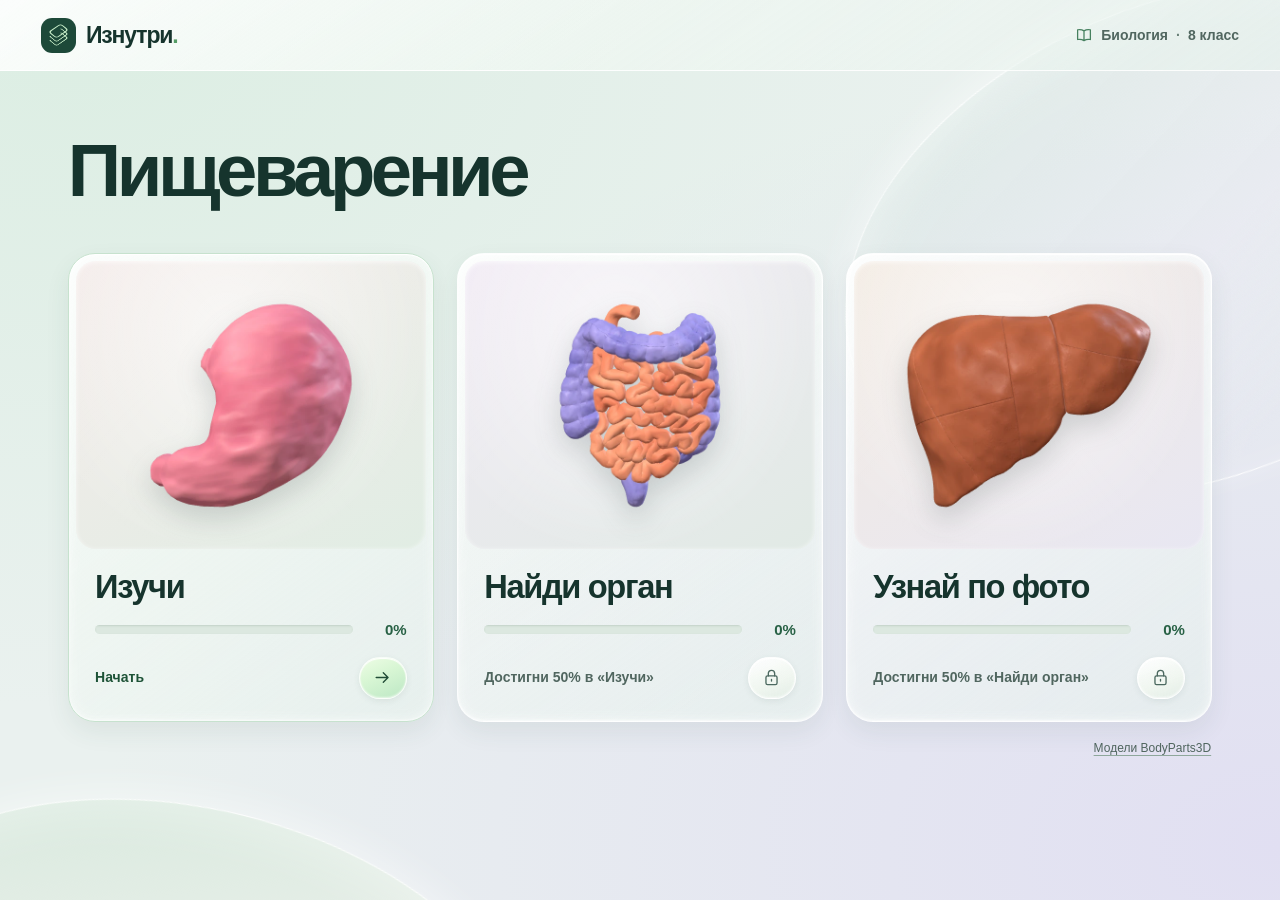
<file: index.html>
<!doctype html>
<html lang="ru">
<head>
  <meta charset="utf-8">
  <meta name="viewport" content="width=device-width, initial-scale=1">
  <meta name="description" content="Уроки о пищеварительной системе для 8 класса.">
  <title>Пищеварение — Изнутри</title>
  <link rel="stylesheet" href="./styles.css?v=phone">
  <link rel="stylesheet" href="./home.css">
  <link rel="stylesheet" href="./study-transition.css">
  <script type="module" src="./home.js"></script>
</head>
<body class="home">
  <svg class="icon-library" xmlns="http://www.w3.org/2000/svg" aria-hidden="true">
    <symbol id="icon-book" viewBox="0 0 24 24"><path d="M12 6.5C9.5 4.8 6.8 4.3 3.5 5v13c3.3-.7 6-.2 8.5 1.5 2.5-1.7 5.2-2.2 8.5-1.5V5c-3.3-.7-6-.2-8.5 1.5Zm0 0v13"/></symbol>
    <symbol id="icon-arrow" viewBox="0 0 24 24"><path d="M4 12h15m-6-6 6 6-6 6"/></symbol>
    <symbol id="icon-lock" viewBox="0 0 24 24"><rect x="5" y="10" width="14" height="11" rx="2"/><path d="M8 10V7a4 4 0 0 1 8 0v3m-4 4.5v2"/></symbol>
  </svg>

  <header class="masthead">
    <div class="masthead-inner">
      <div class="brand"><span class="brand-mark" aria-hidden="true"><i></i><i></i><i></i></span>Изнутри<span class="brand-period">.</span></div>
      <div class="subject"><svg class="icon" aria-hidden="true"><use href="#icon-book"/></svg> Биология <span aria-hidden="true">·</span> 8 класс</div>
    </div>
  </header>

  <main class="home-workspace" aria-labelledby="home-title">
    <h1 id="home-title" data-section-text="sectionTitle">Пищеварение</h1>
    <section id="home-read-error" class="lesson-inactive" aria-label="Ошибка загрузки прогресса" hidden>
      <p role="status">Не удалось обновить сохранённый прогресс.</p>
      <button id="retry-home-progress" class="lesson-button" type="button">Повторить загрузку</button>
    </section>
    <ul class="lesson-grid" aria-label="Уроки">
      <li class="lesson-card study-card" data-status="available">
        <div class="lesson-art"><img src="./assets/lesson-study.webp" data-lesson-image="study" width="700" height="470" alt=""></div>
        <div class="lesson-details">
          <h2 id="study-title" data-section-text="studyTitle">Изучи</h2>
          <div class="lesson-meter">
            <progress id="study-meter" data-lesson-meter="study" max="100" value="0" aria-label="Прогресс урока «Изучи»"></progress>
            <span id="study-percent" aria-hidden="true">0%</span>
          </div>
          <div class="lesson-action">
            <a class="enter-lesson" href="./study.html" data-section-link="study" aria-labelledby="study-action study-title">
              <span id="study-action">Начать</span><span class="action-icon"><svg class="icon" aria-hidden="true"><use href="#icon-arrow"/></svg></span>
            </a>
          </div>
        </div>
      </li>
      <li id="find-card" class="lesson-card find-card" data-status="locked">
        <div class="lesson-art"><img src="./assets/lesson-find.webp" data-lesson-image="find" width="700" height="470" alt=""></div>
        <div class="lesson-details">
          <h2 id="find-title" data-section-text="findTitle">Найди орган</h2>
          <div class="lesson-meter">
            <progress id="find-meter" data-lesson-meter="find" max="100" value="0" aria-label="Прогресс урока «Найди орган»"></progress><span id="find-percent" aria-hidden="true">0%</span>
          </div>
          <div class="lesson-action">
            <div id="find-lock" class="unavailable-lesson">
              <span data-section-text="findLock">Достигни 50% в «Изучи»</span>
              <span class="action-icon"><svg class="icon" aria-hidden="true"><use href="#icon-lock"/></svg></span>
            </div>
            <a id="find-entry" class="enter-lesson" href="./find.html" data-section-link="find" aria-labelledby="find-status find-title" hidden>
              <span id="find-status">Начать</span><span class="action-icon"><svg class="icon" aria-hidden="true"><use href="#icon-arrow"/></svg></span>
            </a>
          </div>
        </div>
      </li>
      <li id="photo-card" class="lesson-card photo-card" data-status="locked">
        <div class="lesson-art"><img src="./assets/lesson-photo.webp" data-lesson-image="photo" width="700" height="470" alt=""></div>
        <div class="lesson-details">
          <h2 id="photo-title" data-section-text="photoTitle">Узнай по фото</h2>
          <div class="lesson-meter">
            <progress id="photo-meter" data-lesson-meter="photo" max="100" value="0" aria-label="Прогресс урока «Узнай по фото»"></progress><span id="photo-percent" aria-hidden="true">0%</span>
          </div>
          <div class="lesson-action">
            <div id="photo-lock" class="unavailable-lesson">
              <span data-section-text="photoLock">Достигни 50% в «Найди орган»</span>
              <span class="action-icon"><svg class="icon" aria-hidden="true"><use href="#icon-lock"/></svg></span>
            </div>
            <a id="photo-entry" class="enter-lesson" href="./photo.html" data-section-link="photo" aria-labelledby="photo-status photo-title" hidden>
              <span id="photo-status">Начать</span><span class="action-icon"><svg class="icon" aria-hidden="true"><use href="#icon-arrow"/></svg></span>
            </a>
          </div>
        </div>
      </li>
    </ul>
    <footer class="footer home-footer"><a href="./assets/ATTRIBUTION.txt">Модели BodyParts3D</a></footer>
  </main>
</body>
</html>
</file>
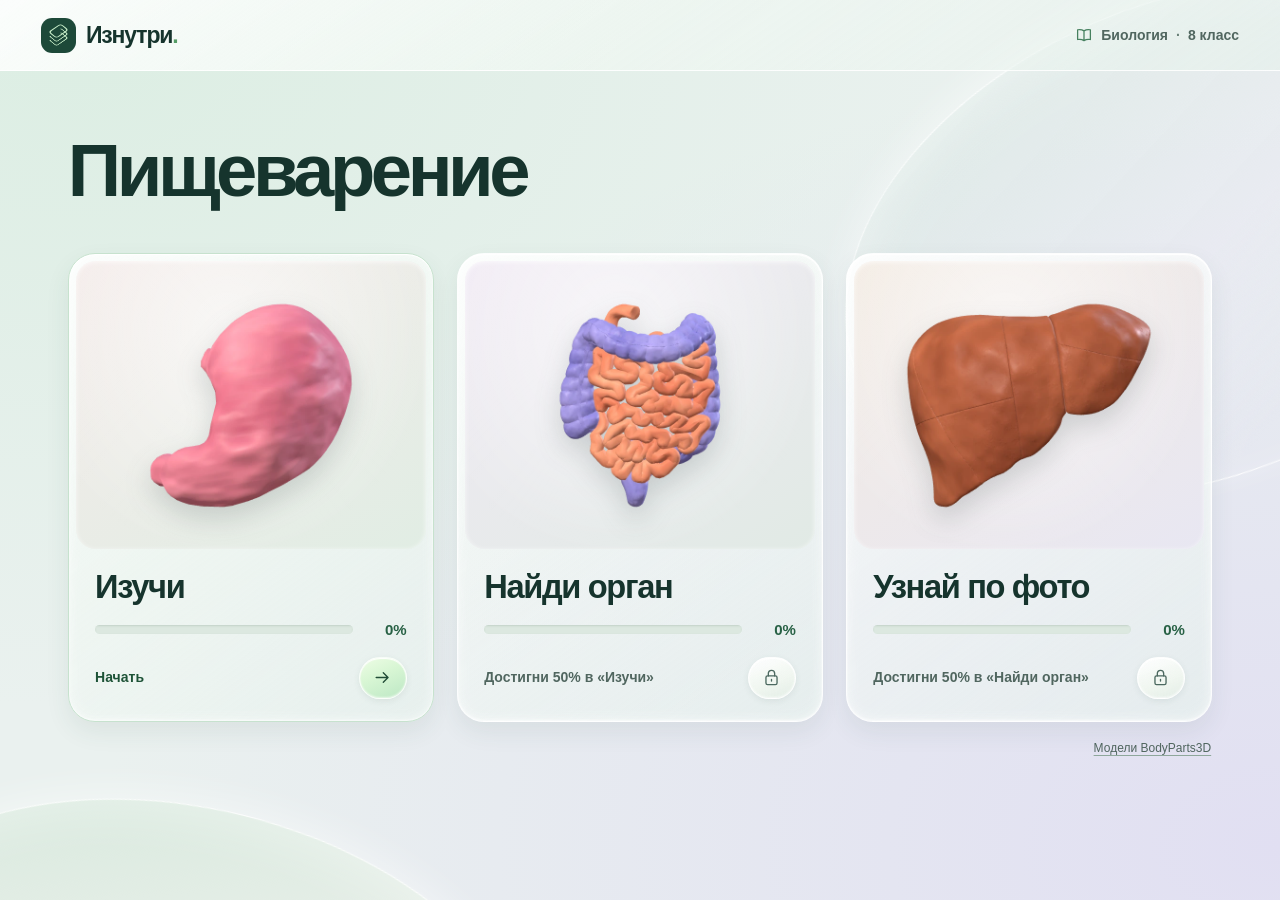
<file: find.html>
<!doctype html>
<html lang="ru">
<head>
  <meta charset="utf-8">
  <meta name="viewport" content="width=device-width, initial-scale=1">
  <meta name="description" content="Интерактивный урок о пищеварительной системе для 8 класса.">
  <title>Найди орган — Изнутри</title>
  <link rel="stylesheet" href="./styles.css?v=phone">
  <link rel="stylesheet" href="./find.css">
  <script type="importmap">
    {"imports":{"three":"./vendor/build/three.module.js","three/addons/":"./vendor/examples/jsm/"}}
  </script>
  <script type="module" src="./app.js"></script>
</head>
<body class="find-lesson">
  <svg class="icon-library" xmlns="http://www.w3.org/2000/svg" aria-hidden="true">
    <symbol id="icon-eye" viewBox="0 0 24 24"><path d="M2.5 12s3.4-6 9.5-6 9.5 6 9.5 6-3.4 6-9.5 6-9.5-6-9.5-6Z"/><circle cx="12" cy="12" r="2.5"/></symbol>
    <symbol id="icon-eye-off" viewBox="0 0 24 24"><path d="m3 3 18 18M10.4 6.1c.5-.1 1-.1 1.6-.1 6.1 0 9.5 6 9.5 6a13 13 0 0 1-2.5 2.9M6.5 7.7A14.1 14.1 0 0 0 2.5 12s3.4 6 9.5 6a10 10 0 0 0 3.9-.8"/></symbol>
    <symbol id="icon-book" viewBox="0 0 24 24"><path d="M12 6.5C9.5 4.8 6.8 4.3 3.5 5v13c3.3-.7 6-.2 8.5 1.5 2.5-1.7 5.2-2.2 8.5-1.5V5c-3.3-.7-6-.2-8.5 1.5Zm0 0v13"/></symbol>
    <symbol id="icon-bone" viewBox="0 0 24 24"><path d="M16.2 4.4a2.5 2.5 0 0 0-3.3 3.3l-5.2 5.2a2.5 2.5 0 1 0-2.9 3.9 2.5 2.5 0 1 0 4.3 1.2l5.2-5.2a2.5 2.5 0 1 0 3.9-2.9 2.5 2.5 0 0 0-2-5.5Z" transform="translate(.3 -1)"/></symbol>
    <symbol id="icon-rotate" viewBox="0 0 24 24"><path d="M20.5 11a8.5 8.5 0 0 0-15-4.5L3 9m0-5v5h5m-4.5 4a8.5 8.5 0 0 0 15 4.5L21 15m-5 0h5v5"/></symbol>
    <symbol id="icon-chevron" viewBox="0 0 24 24"><path d="m9 18 6-6-6-6"/></symbol>
    <symbol id="icon-back" viewBox="0 0 24 24"><path d="M19 12H5m6-6-6 6 6 6"/></symbol>
  </svg>

  <header class="masthead">
    <div class="masthead-inner">
      <div class="brand"><span class="brand-mark" aria-hidden="true"><i></i><i></i><i></i></span>Изнутри<span class="brand-period">.</span></div>
      <div class="subject"><svg class="icon" aria-hidden="true"><use href="#icon-book"/></svg> Биология <span aria-hidden="true">·</span> 8 класс</div>
    </div>
  </header>

  <main class="workspace">
    <section id="lesson-inactive" class="lesson-inactive" aria-label="Тест недоступен" hidden>
      <p role="status"></p>
      <button class="lesson-button" type="button" id="continue-here">Проверить снова</button>
      <a class="lesson-button secondary" href="./" data-section-link="home">К урокам</a>
    </section>
    <div class="layout find-layout" hidden>
      <aside class="panel" aria-labelledby="title">
        <header class="lesson-heading">
          <a class="lessons-link" href="./" data-section-link="home"><svg class="icon" aria-hidden="true"><use href="#icon-back"/></svg>К урокам</a>
          <p class="lesson-topic" data-section-text="sectionTitle">Пищеварение</p>
          <h1 id="title" data-section-text="findTitle">Найди орган</h1>
          <button class="quiz-study-link" type="button" data-study-current>Отложить и открыть «Изучи»</button>
        </header>
        <section class="task-card" aria-labelledby="find-prompt">
          <p id="find-phase" class="find-phase"></p>
          <h2 id="find-prompt" tabindex="-1"></h2>
          <p id="find-attempt" class="find-attempt"></p>
        </section>
        <ul id="organ-list" class="organ-list" aria-label="Видимость органов" data-section-label="findList"></ul>
        <div class="find-response">
          <p id="find-feedback" class="find-feedback" role="status" aria-live="polite"></p>
        </div>
        <section class="progress" aria-labelledby="find-progress-label">
          <div class="progress-heading"><label id="find-progress-label" for="progress">Прогресс урока</label><span id="progress-percent">0%</span></div>
          <progress id="progress" max="6" value="0"></progress>
        </section>
      </aside>

      <section class="viewer" aria-label="Интерактивная 3D-модель">
        <div id="stage" class="stage" aria-busy="true">
          <header class="stage-header">
            <h2 data-section-text="sceneTitle">Органы пищеварения</h2>
          </header>
          <div id="loading" class="loading">
            <p id="loading-message" role="status">Загружаем 3D-модель…</p>
            <button id="retry-model" class="lesson-button secondary" type="button" hidden>Повторить загрузку</button>
          </div>
        </div>
        <div class="viewer-tools">
          <div class="view-controls" role="group" aria-label="Ракурс" hidden>
          </div>
          <div class="context-controls" role="group" aria-label="Слои тела" data-section-label="layerGroup" hidden>
          </div>
        </div>
        <div id="selection" class="selection" hidden>
          <div class="selection-bar">
            <button type="button" id="remove" class="icon-button" aria-label="Убрать с обзора" title="Убрать с обзора"><svg class="icon" aria-hidden="true"><use href="#icon-eye-off"/></svg></button>
            <button type="button" id="confirm-organ" class="lesson-button">Подтвердить</button>
          </div>
        </div>
        <p class="viewer-hint"><svg class="icon" aria-hidden="true"><use href="#icon-rotate"/></svg> <span class="hint-pointer" data-section-text="pointerHint">Потяни мышью, чтобы повернуть торс</span><span class="hint-touch" data-section-text="touchHint">Проведи пальцем по торсу, чтобы повернуть его</span></p>
      </section>
    </div>
    <section id="find-summary" class="find-summary" aria-labelledby="summary-title" hidden>
      <a class="lessons-link" href="./" data-section-link="home"><svg class="icon" aria-hidden="true"><use href="#icon-back"/></svg>К урокам</a>
      <p class="lesson-topic" data-section-text="findTitle">Найди орган</p>
      <h1 id="summary-title" tabindex="-1"></h1>
      <p id="summary-score" class="summary-score" hidden></p>
      <p id="summary-text"></p>
      <p id="summary-saved-score" class="saved-score" hidden>Сохранённый прогресс урока: 100%.</p>
      <ul id="summary-list" class="summary-list" aria-label="Результаты по органам" data-section-label="resultParts" hidden></ul>
      <div class="summary-actions">
        <button type="button" id="start-review" class="lesson-button" hidden>Начать закрепление</button>
        <button type="button" id="repeat-find" class="lesson-button secondary" data-quiz-repeat hidden>Повторить</button>
        <a href="./study.html" data-section-link="study" id="summary-study" class="lesson-button secondary" hidden>Изучить</a>
        <a href="./photo.html" data-section-link="photo" id="summary-next" class="lesson-button" hidden>На следующий урок</a>
      </div>
    </section>
    <footer class="footer"><a href="./assets/ATTRIBUTION.txt">Модели BodyParts3D</a></footer>
  </main>
</body>
</html>
</file>
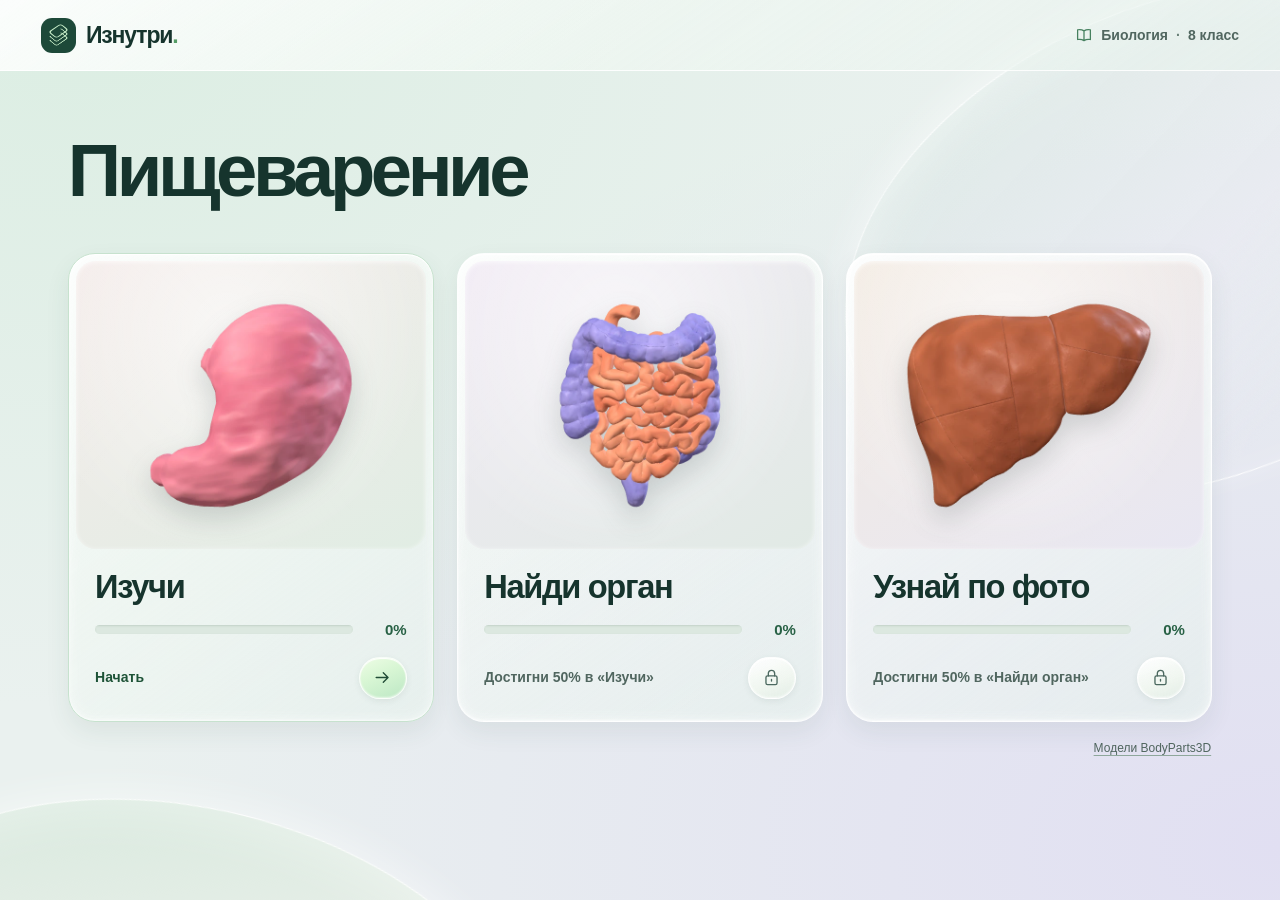
<file: photo.html>
<!doctype html>
<html lang="ru">
<head>
  <meta charset="utf-8">
  <meta name="viewport" content="width=device-width, initial-scale=1, interactive-widget=resizes-content">
  <meta name="description" content="Узнай органы пищеварения по изображениям из 3D-модели.">
  <title>Узнай по фото — Изнутри</title>
  <link rel="stylesheet" href="./styles.css?v=phone">
  <link rel="stylesheet" href="./home.css">
  <link rel="stylesheet" href="./find.css">
  <link rel="stylesheet" href="./photo.css">
  <script type="module" src="./photo-lesson.js"></script>
</head>
<body class="home photo-lesson">
  <svg class="icon-library" xmlns="http://www.w3.org/2000/svg" aria-hidden="true">
    <symbol id="icon-book" viewBox="0 0 24 24"><path d="M12 6.5C9.5 4.8 6.8 4.3 3.5 5v13c3.3-.7 6-.2 8.5 1.5 2.5-1.7 5.2-2.2 8.5-1.5V5c-3.3-.7-6-.2-8.5 1.5Zm0 0v13"/></symbol>
    <symbol id="icon-arrow" viewBox="0 0 24 24"><path d="M4 12h15m-6-6 6 6-6 6"/></symbol>
    <symbol id="icon-back" viewBox="0 0 24 24"><path d="M19 12H5m6-6-6 6 6 6"/></symbol>
  </svg>
  <header class="masthead">
    <div class="masthead-inner">
      <div class="brand"><span class="brand-mark" aria-hidden="true"><i></i><i></i><i></i></span>Изнутри<span class="brand-period">.</span></div>
      <div class="subject"><svg class="icon" aria-hidden="true"><use href="#icon-book"/></svg> Биология <span aria-hidden="true">·</span> 8 класс</div>
    </div>
  </header>

  <main class="workspace photo-workspace" hidden>
    <section id="lesson-inactive" class="lesson-inactive" aria-label="Тест недоступен" hidden>
      <p role="status"></p>
      <button class="lesson-button" type="button" id="continue-here">Проверить снова</button>
      <a class="lesson-button secondary" href="./" data-section-link="home">К урокам</a>
    </section>
    <section id="photo-task" aria-labelledby="photo-title" hidden>
      <header class="photo-heading">
        <div>
          <a class="lessons-link" href="./" data-section-link="home"><svg class="icon" aria-hidden="true"><use href="#icon-back"/></svg>К урокам</a>
          <h1 id="photo-title" data-section-text="photoTitle">Узнай по фото</h1>
          <button class="quiz-study-link" type="button" data-study-current>Отложить и открыть «Изучи»</button>
        </div>
        <div class="photo-progress">
          <p id="photo-phase"></p>
          <label for="photo-progress">Прогресс урока</label>
          <div class="photo-meter">
            <progress id="photo-progress" max="6" value="0"></progress>
            <span id="photo-percent" aria-hidden="true">0%</span>
          </div>
        </div>
      </header>

      <div class="photo-card-content">
        <div class="photo-art">
          <img id="organ-photo" width="700" height="470" alt="Орган для определения" data-section-alt="photoAlt" hidden>
          <div id="photo-load" class="photo-load">
            <p id="photo-load-message" role="status">Загружаем изображение…</p>
            <button id="retry-photo" class="lesson-button secondary" type="button" hidden>Повторить загрузку</button>
          </div>
        </div>
        <form id="photo-form" class="photo-form" autocomplete="off">
          <div class="photo-question">
            <label for="photo-answer" data-section-text="photoQuestion">Как называется этот орган?</label>
            <span id="photo-attempt"></span>
          </div>
          <div class="photo-field">
            <input type="text" id="photo-answer" name="answer" placeholder="Введи название органа…" data-section-placeholder="photoPlaceholder" maxlength="100" autocapitalize="off" autocorrect="off" spellcheck="false" enterkeyhint="send" aria-describedby="photo-attempt" required>
            <button type="submit" id="photo-submit" class="lesson-button photo-submit" aria-label="Проверить ответ">
              <span id="photo-submit-label" hidden>Дальше</span>
              <svg class="icon" aria-hidden="true"><use href="#icon-arrow"/></svg>
            </button>
          </div>
        </form>
        <div class="find-response photo-response">
          <p id="photo-feedback" class="find-feedback" role="status" aria-live="polite"></p>
          <button type="button" id="next-task" class="lesson-button" hidden>Дальше</button>
        </div>
      </div>
    </section>

    <section id="photo-summary" class="find-summary" aria-labelledby="summary-title" hidden>
      <a class="lessons-link" href="./" data-section-link="home"><svg class="icon" aria-hidden="true"><use href="#icon-back"/></svg>К урокам</a>
      <p class="lesson-topic" data-section-text="photoTitle">Узнай по фото</p>
      <h1 id="summary-title" tabindex="-1"></h1>
      <p id="summary-score" class="summary-score" hidden></p>
      <p id="summary-text"></p>
      <p id="summary-saved-score" class="saved-score" hidden>Сохранённый прогресс урока: 100%.</p>
      <ul id="summary-list" class="summary-list" aria-label="Результаты по органам" data-section-label="resultParts" hidden></ul>
      <div class="summary-actions">
        <button type="button" id="start-review" class="lesson-button" hidden>Начать закрепление</button>
        <button type="button" id="repeat-photo" class="lesson-button secondary" data-quiz-repeat hidden>Повторить</button>
        <a href="./study.html" data-section-link="study" id="summary-study" class="lesson-button secondary" hidden>Изучить</a>
      </div>
    </section>
    <footer class="footer"><a href="./assets/ATTRIBUTION.txt">Модели BodyParts3D</a></footer>
  </main>
</body>
</html>
</file>
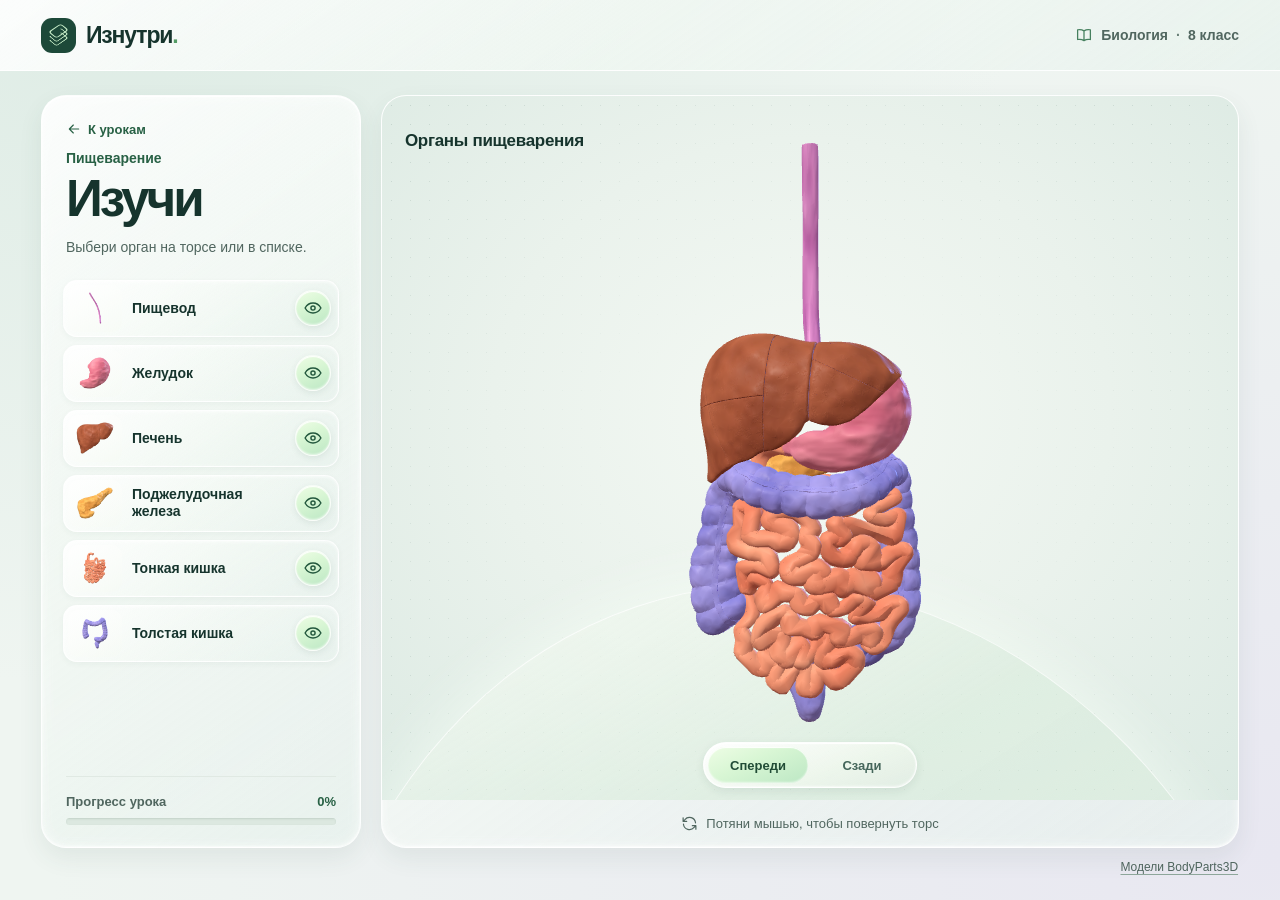
<file: study.html>
<!doctype html>
<html lang="ru">
<head>
  <meta charset="utf-8">
  <meta name="viewport" content="width=device-width, initial-scale=1">
  <meta name="description" content="Интерактивный урок о пищеварительной системе для 8 класса.">
  <title>Изучи — Изнутри</title>
  <link rel="stylesheet" href="./styles.css?v=phone">
  <link rel="stylesheet" href="./study-transition.css">
  <script type="importmap">
    {"imports":{"three":"./vendor/build/three.module.js","three/addons/":"./vendor/examples/jsm/"}}
  </script>
  <script type="module" src="./app.js"></script>
</head>
<body class="study-lesson">
  <svg class="icon-library" xmlns="http://www.w3.org/2000/svg" aria-hidden="true">
    <symbol id="icon-eye" viewBox="0 0 24 24"><path d="M2.5 12s3.4-6 9.5-6 9.5 6 9.5 6-3.4 6-9.5 6-9.5-6-9.5-6Z"/><circle cx="12" cy="12" r="2.5"/></symbol>
    <symbol id="icon-eye-off" viewBox="0 0 24 24"><path d="m3 3 18 18M10.4 6.1c.5-.1 1-.1 1.6-.1 6.1 0 9.5 6 9.5 6a13 13 0 0 1-2.5 2.9M6.5 7.7A14.1 14.1 0 0 0 2.5 12s3.4 6 9.5 6a10 10 0 0 0 3.9-.8"/></symbol>
    <symbol id="icon-info" viewBox="0 0 24 24"><circle cx="12" cy="12" r="9"/><path d="M12 11v5m0-8v.1"/></symbol>
    <symbol id="icon-close" viewBox="0 0 24 24"><path d="m6 6 12 12M18 6 6 18"/></symbol>
    <symbol id="icon-book" viewBox="0 0 24 24"><path d="M12 6.5C9.5 4.8 6.8 4.3 3.5 5v13c3.3-.7 6-.2 8.5 1.5 2.5-1.7 5.2-2.2 8.5-1.5V5c-3.3-.7-6-.2-8.5 1.5Zm0 0v13"/></symbol>
    <symbol id="icon-bone" viewBox="0 0 24 24"><path d="M16.2 4.4a2.5 2.5 0 0 0-3.3 3.3l-5.2 5.2a2.5 2.5 0 1 0-2.9 3.9 2.5 2.5 0 1 0 4.3 1.2l5.2-5.2a2.5 2.5 0 1 0 3.9-2.9 2.5 2.5 0 0 0-2-5.5Z" transform="translate(.3 -1)"/></symbol>
    <symbol id="icon-rotate" viewBox="0 0 24 24"><path d="M20.5 11a8.5 8.5 0 0 0-15-4.5L3 9m0-5v5h5m-4.5 4a8.5 8.5 0 0 0 15 4.5L21 15m-5 0h5v5"/></symbol>
    <symbol id="icon-chevron" viewBox="0 0 24 24"><path d="m9 18 6-6-6-6"/></symbol>
    <symbol id="icon-back" viewBox="0 0 24 24"><path d="M19 12H5m6-6-6 6 6 6"/></symbol>
  </svg>

  <header class="masthead">
    <div class="masthead-inner">
      <div class="brand"><span class="brand-mark" aria-hidden="true"><i></i><i></i><i></i></span>Изнутри<span class="brand-period">.</span></div>
      <div class="subject"><svg class="icon" aria-hidden="true"><use href="#icon-book"/></svg> Биология <span aria-hidden="true">·</span> 8 класс</div>
    </div>
  </header>

  <main class="workspace">
    <div class="layout">
      <aside class="panel" aria-labelledby="title">
        <header class="lesson-heading">
          <a class="lessons-link" href="./" data-section-link="home"><svg class="icon" aria-hidden="true"><use href="#icon-back"/></svg>К урокам</a>
          <p class="lesson-topic" data-section-text="sectionTitle">Пищеварение</p>
          <h1 id="title" data-section-text="studyTitle">Изучи</h1>
          <p class="lesson-instruction" data-section-text="studyInstruction">Выбери орган на торсе или в списке.</p>
        </header>
        <ul id="organ-list" class="organ-list" aria-label="Органы пищеварения" data-section-label="studyList"></ul>
        <section class="progress" aria-label="Прогресс урока">
          <div class="progress-heading"><label for="progress">Прогресс урока</label><span id="progress-percent">0%</span></div>
          <progress id="progress" max="12" value="0" aria-valuetext="0 из 12 отметок"></progress>
        </section>
      </aside>

      <section class="viewer" aria-label="Интерактивная 3D-модель">
        <div id="stage" class="stage" aria-busy="true" data-model-loading>
          <header class="stage-header">
            <h2 data-section-text="sceneTitle">Органы пищеварения</h2>
          </header>
          <div class="study-preview" aria-hidden="true">
            <img src="./assets/lesson-study.webp" data-lesson-image="study" width="700" height="470" alt="">
          </div>
          <div id="loading" class="loading">
            <p id="loading-message" role="status">Загружаем 3D-модель…</p>
            <button id="retry-model" class="lesson-button secondary" type="button" hidden>Повторить загрузку</button>
          </div>
        </div>
        <div class="viewer-tools">
          <div class="view-controls" role="group" aria-label="Ракурс" hidden>
          </div>
          <div class="context-controls" role="group" aria-label="Слои тела" data-section-label="layerGroup" hidden>
          </div>
        </div>
        <div id="selection" class="selection" hidden>
          <div class="selection-bar">
            <span id="selection-name" class="selection-name" aria-live="polite"></span>
            <button type="button" id="remove" class="icon-button" aria-label="Убрать с обзора" title="Убрать с обзора"><svg class="icon" aria-hidden="true"><use href="#icon-eye-off"/></svg></button>
            <button type="button" id="info" class="icon-button" aria-label="Открыть справку" aria-controls="reference" aria-expanded="false" title="Открыть справку"><svg class="icon" aria-hidden="true"><use href="#icon-info"/></svg></button>
          </div>
          <section id="reference" class="reference" aria-labelledby="reference-title" hidden>
            <div class="reference-heading">
              <h3 id="reference-title"></h3>
              <button type="button" id="close-info" class="icon-button" aria-label="Закрыть справку" title="Закрыть справку"><svg class="icon" aria-hidden="true"><use href="#icon-close"/></svg></button>
            </div>
            <p id="reference-location"></p>
            <p id="reference-function"></p>
          </section>
        </div>
        <p class="viewer-hint"><svg class="icon" aria-hidden="true"><use href="#icon-rotate"/></svg> <span class="hint-pointer" data-section-text="pointerHint">Потяни мышью, чтобы повернуть торс</span><span class="hint-touch" data-section-text="touchHint">Проведи пальцем по торсу, чтобы повернуть его</span></p>
      </section>
    </div>
    <footer class="footer"><a href="./assets/ATTRIBUTION.txt">Модели BodyParts3D</a></footer>
  </main>
</body>
</html>
</file>
<file: styles.css>
:root {
  color-scheme: light;
  font-family: "Inter", "Segoe UI", sans-serif;
  color: #16342d;
  background: #f4f7f4;
  font-synthesis: none;
  --ink: #16342d;
  --muted: #50665f;
  --line: #e0e9e3;
  --green: #286145;
  --glass-rim: #ffffffd9;
  --glass-panel: linear-gradient(145deg, #ffffffe0 0%, #f7fcf777 49%, #e6f1ecb0 100%);
  --glass-control: linear-gradient(160deg, #ffffffeb 5%, #f3f9f0b8 59%, #e2ede4ce 100%);
  --glass-active: linear-gradient(155deg, #eefde5 0%, #d8f6d4 42%, #bce7c4 100%);
  --glass-edge: inset 0 1px 1px #fff, inset 0 -1px 2px #ffffff9c;
  --glass-shadow: var(--glass-edge), inset 0 0 12px #ffffff9c, 0 10px 24px #34584815;
}

* { box-sizing: border-box; }
body { margin: 0; min-width: 300px; min-height: 100svh; background: radial-gradient(ellipse at 10% 0%, #deece5, transparent 54%), radial-gradient(ellipse at 100% 95%, #e8e7f1, transparent 68%), #eff5f1; }
button { color: inherit; font: inherit; cursor: pointer; }
button:disabled { cursor: default; }
button:focus-visible, a:focus-visible { outline: 3px solid #377a53; outline-offset: 2px; }
[hidden] { display: none !important; }
.icon-library { position: absolute; width: 0; height: 0; overflow: hidden; }
.icon { flex: none; width: 20px; height: 20px; fill: none; stroke: currentColor; stroke-width: 1.7; stroke-linecap: round; stroke-linejoin: round; }

.masthead { border-bottom: 1px solid var(--glass-rim); background: var(--glass-panel); }
.masthead-inner, .workspace { max-width: 1540px; margin-inline: auto; padding-inline: clamp(22px, 3.2vw, 48px); }
.masthead-inner { min-height: 70px; display: flex; align-items: center; justify-content: space-between; gap: 16px; }
.brand { display: flex; align-items: center; font-size: 23px; font-weight: 740; letter-spacing: -.05em; }
.brand-period { color: #559d66; }
.brand-mark { position: relative; display: grid; place-items: center; width: 35px; height: 35px; margin-right: 10px; border-radius: 11px; background: #1d4939; }
.brand-mark i { position: absolute; width: 15px; height: 10px; border: 1.35px solid #cbf0cb; border-radius: 3px; transform: translateY(-4px) rotate(-34deg) skewX(17deg); }
.brand-mark i:nth-child(2) { transform: translateY(0) rotate(-34deg) skewX(17deg); border-top-color: transparent; }
.brand-mark i:nth-child(3) { transform: translateY(4px) rotate(-34deg) skewX(17deg); border-top-color: transparent; }
.subject { display: flex; align-items: center; gap: 8px; color: var(--muted); font-size: 14px; font-weight: 600; }
.subject .icon { color: #46805f; width: 18px; height: 18px; }
.subject span { color: #698077; }

.workspace { padding-top: 24px; }
.layout { display: grid; grid-template-columns: minmax(278px, 320px) minmax(0, 1fr); gap: 20px; min-height: clamp(663px, calc(100svh - 147px), 880px); }
.panel, .viewer { min-width: 0; border: 1px solid var(--glass-rim); border-radius: 25px; background: var(--glass-panel); box-shadow: var(--glass-shadow); }
.panel { display: flex; flex-direction: column; padding: 25px 21px 22px; }
.lesson-heading { margin: 0 3px 22px; }
.lessons-link { display: inline-flex; align-items: center; gap: 6px; margin: 0 0 13px; color: var(--green); font-size: 13px; font-weight: 650; text-decoration: none; }
.lessons-link:hover { text-decoration: underline; text-underline-offset: 3px; }
.lessons-link .icon { width: 16px; height: 16px; }
.quiz-study-link { display: block; width: fit-content; margin-top: 7px; padding: 5px 0; border: 0; background: transparent; color: var(--green); font-size: 13px; font-weight: 650; text-align: left; }
.quiz-study-link:hover { text-decoration: underline; text-underline-offset: 3px; }
.lesson-topic { margin: 0 0 7px; color: var(--green); font-size: 14px; font-weight: 700; }
h1 { margin: 0; font-size: clamp(42px, 4vw, 55px); font-weight: 750; line-height: 1; letter-spacing: -.058em; }
.lesson-instruction { margin: 13px 0 0; color: var(--muted); font-size: 14px; line-height: 1.45; }
.organ-list { display: grid; gap: 8px; margin: 0 0 21px; padding: 0; list-style: none; }
.organ-row { display: flex; align-items: center; gap: 6px; min-height: 57px; padding: 3px 7px 3px 4px; border: 1px solid var(--glass-rim); border-radius: 14px; background: var(--glass-panel); box-shadow: inset 0 1px 3px #ffffffad, 0 2px 6px #3458480c; }
.organ-row:hover { background: #edf4eb; }
.organ-row[data-selected="true"] { border-color: #93c9a0; background: linear-gradient(155deg, #f7fff1, #d4eddb); }
.organ-pick { display: flex; flex: 1; align-items: center; align-self: stretch; gap: 10px; min-width: 0; padding: 0; border: 0; border-radius: 9px; background: transparent; text-align: left; font-size: 14px; line-height: 1.2; font-weight: 670; }
.organ-preview { display: grid; flex: none; width: 54px; min-height: 47px; place-items: center; border-radius: 10px; background: linear-gradient(155deg, #ffffffa8, #f5faf157); }
.organ-preview img { width: 50px; height: 44px; object-fit: contain; }
.organ-row[data-removed="true"] .organ-pick { color: #597067; }
.organ-row[data-removed="true"] img { opacity: .45; }
.icon-button { display: grid; flex: none; width: 36px; height: 36px; padding: 0; place-items: center; border: 1px solid var(--glass-rim); border-radius: 50%; background: var(--glass-control); box-shadow: var(--glass-edge), 0 2px 6px #34584818; color: var(--green); }
.icon-button:hover, .icon-button[aria-expanded="true"] { background: #deefdf; }
.visibility { background: var(--glass-active); color: #23573d; }
.visibility:hover { background: #bee9c5; }
.organ-row[data-removed="true"] .visibility { background: var(--glass-control); color: #557168; }
.organ-row[data-removed="true"] .visibility:hover { background: #e8f3e9; }
.progress { margin: auto 3px 0; padding-top: 17px; border-top: 1px solid var(--line); }
.progress-heading { display: flex; align-items: center; justify-content: space-between; gap: 12px; margin-bottom: 9px; font-size: 13px; font-weight: 600; color: var(--muted); }
#progress-percent { color: var(--green); font-weight: 750; font-variant-numeric: tabular-nums; }
progress { display: block; width: 100%; height: 7px; overflow: hidden; border: 0; border-radius: 99px; background: #dce8e0; accent-color: #559963; }
progress::-webkit-progress-bar { background: #dce8e0; box-shadow: inset 0 1px 2px #4265512a; }
progress::-webkit-progress-value { border-radius: 99px; background: linear-gradient(180deg, #9ed2a6, #559963); }
progress::-moz-progress-bar { border-radius: 99px; background: linear-gradient(180deg, #9ed2a6, #559963); }

.viewer { --viewer-hint-height: 47px; --viewer-edge: 23px; position: relative; display: grid; grid-template-rows: 1fr auto; overflow: hidden; }
.stage { position: relative; isolation: isolate; min-height: 0; overflow: clip; background: radial-gradient(ellipse at 49% 45%, #f3f8f3 4%, #eaf2ec 50%, #dceae3 100%); }
.stage::before, .stage::after { position: absolute; inset: 0; pointer-events: none; content: ""; z-index: -1; }
.stage::before { background: radial-gradient(#55766b30 .7px, transparent 1px) 0 0 / 19px 19px; mask-image: radial-gradient(ellipse at center, #0000 28%, #000 95%); }
.stage::after { inset: auto 50% -142%; width: 118%; height: 173%; border-radius: 50%; transform: translateX(-50%) rotate(-12deg); border: 1px solid #ffffffb5; background: linear-gradient(160deg, #f7fcf491 5%, #d2ebd560 28%, #e6f4e364 60%); box-shadow: 0 -8px 55px #f5fff68a; }
.stage canvas { position: absolute; inset: 0; display: block; width: 100%; height: 100%; cursor: grab; touch-action: none; }
.stage canvas:active { cursor: grabbing; }
.stage-header { position: absolute; z-index: 1; top: 22px; left: var(--viewer-edge); display: flex; align-items: center; min-height: 45px; pointer-events: none; }
.stage-header h2 { margin: 0; font-size: 17px; font-weight: 700; letter-spacing: -.018em; }
.context-controls, .view-controls { display: flex; gap: 4px; padding: 4px; border: 1px solid var(--glass-rim); border-radius: 999px; background: var(--glass-control); box-shadow: var(--glass-edge), 0 3px 10px #20463516; pointer-events: auto; }
.viewer-tools { display: contents; }
.context-controls { position: absolute; z-index: 1; top: 22px; right: var(--viewer-edge); }
.context-controls button, .view-controls button { display: flex; justify-content: center; align-items: center; gap: 6px; min-height: 35px; padding: 0 11px; border: 0; border-radius: 999px; background: transparent; color: #45665b; font-size: 13px; font-weight: 660; }
.context-controls .icon { width: 15px; height: 15px; }
.context-controls button:hover, .view-controls button:hover { background: #edf5ed; }
.context-controls button[aria-pressed="true"], .view-controls button[aria-pressed="true"] { background: var(--glass-active); box-shadow: var(--glass-edge); color: #214c36; }
.view-controls { position: absolute; z-index: 1; bottom: calc(var(--viewer-hint-height) + 12px); left: 50%; transform: translateX(-50%); }
.view-controls button { min-width: 100px; min-height: 36px; }
.viewer-hint { display: flex; align-items: center; justify-content: center; gap: 8px; margin: 0; min-height: var(--viewer-hint-height); padding: 8px 12px; text-align: center; color: var(--muted); font-size: 13px; }
.viewer-hint .icon { width: 17px; height: 17px; }
.hint-touch { display: none; }
.loading { position: absolute; inset: 50% 20px auto; transform: translateY(-50%); text-align: center; color: var(--muted); }
.loading p { margin: 0; }
.loading button { margin-top: 10px; }
.context-warning { margin: 0; padding: 5px 9px; color: var(--muted); font-size: 12px; }

.selection { position: absolute; z-index: 2; top: calc(24% - var(--viewer-hint-height) * .24); right: 22px; display: grid; gap: 8px; width: min(260px, 34%); }
.selection-bar, .reference { border: 1px solid var(--glass-rim); border-radius: 19px; background: var(--glass-control); box-shadow: var(--glass-shadow); }
.selection-bar { -webkit-backdrop-filter: blur(12px) saturate(1.18); backdrop-filter: blur(12px) saturate(1.18); }
.selection-bar { display: flex; align-items: center; gap: 5px; min-height: 49px; padding: 5px; }
.selection-name { flex: 1; padding-left: 6px; font-size: 13px; line-height: 1.22; font-weight: 730; }
.selection .icon-button { width: 34px; height: 34px; }
.reference { padding: 14px 15px 15px; }
.reference-heading { display: flex; align-items: flex-start; justify-content: space-between; gap: 4px; }
.reference-heading h3 { margin: 3px 0 0; font-size: 19px; line-height: 1.17; letter-spacing: -.024em; }
.reference-heading .icon-button { width: 29px; height: 29px; }
.reference-heading .icon { width: 17px; height: 17px; }
.reference p { color: #405b50; margin: 9px 0 0; font-size: 14px; line-height: 1.5; }
.footer { display: flex; justify-content: flex-end; padding: 12px 1px 15px; font-size: 12px; color: var(--muted); }
.footer a { color: inherit; text-decoration-color: #8ea79b; text-underline-offset: 3px; }

@media (max-width: 1080px) {
  .layout { gap: 14px; }
  .panel { padding-inline: 16px; }
  .selection { right: 11px; width: min(218px, 39%); }
  .viewer { --viewer-edge: 16px; }
}

@media (min-width: 761px) and (max-height: 800px) {
  .masthead-inner { min-height: 58px; }
  .workspace { padding-top: 16px; }
  .layout { min-height: max(585px, calc(100svh - 108px)); }
  .panel { padding-block: 18px 17px; }
  .lesson-heading { margin-bottom: 17px; }
  .lesson-instruction { margin-top: 9px; }
  h1 { font-size: 46px; }
  .organ-list { gap: 6px; margin-bottom: 15px; }
  .organ-row { min-height: 51px; }
  .organ-preview { min-height: 42px; }
  .organ-preview img { height: 40px; }
  .progress { padding-top: 12px; }
  .viewer { --viewer-hint-height: 41px; }
  .footer { padding-block: 9px; }
}

.lesson-inactive, .progress-notice {
  display: flex;
  align-items: center;
  justify-content: space-between;
  gap: 12px;
  margin-bottom: 12px;
  padding: 10px 14px;
  border: 1px solid #c9dfce;
  border-radius: 14px;
  background: #f2f8f0;
}
.lesson-inactive p, .progress-notice p { margin: 0; color: var(--muted); font-size: 14px; }
.progress-notice {
  position: sticky;
  top: 8px;
  z-index: 3;
  flex-wrap: wrap;
  border-color: #e3c69c;
  background: linear-gradient(155deg, #fffbf3, #f9ebd6);
  box-shadow: var(--glass-shadow);
}
.progress-notice p { color: #694924; }
.progress-notice-status {
  position: absolute;
  width: 1px;
  height: 1px;
  overflow: hidden;
  clip-path: inset(50%);
}
.lesson-button {
  display: inline-flex;
  align-items: center;
  justify-content: center;
  min-height: 38px;
  padding: 8px 13px;
  border: 1px solid #badebf;
  border-radius: 999px;
  background: var(--glass-active);
  box-shadow: var(--glass-edge);
  color: #204f36;
  text-decoration: none;
  font: inherit;
  font-size: 13px;
  font-weight: 720;
}
.lesson-button:hover { background: #bee9c5; }
.lesson-button:disabled, .icon-button:disabled { opacity: .57; cursor: default; }
.lesson-button.secondary { border-color: var(--glass-rim); background: var(--glass-control); }
.lesson-button.secondary:hover { background: #e4efe3; }

@media (prefers-reduced-motion: no-preference) {
  .stage canvas, .photo-art img, .find-feedback:not(:empty) {
    animation: lesson-fade-in 180ms ease-out both;
  }
  .selection-bar, .reference, .find-summary {
    animation: lesson-reveal 200ms ease-out both;
  }
  .lesson-button, .icon-button, .view-controls button, .context-controls button, .organ-row, .lesson-card {
    transition: color 150ms ease, border-color 150ms ease, box-shadow 150ms ease, opacity 150ms ease;
  }
  .organ-preview img { transition: opacity 150ms ease; }
}

@keyframes lesson-fade-in {
  from { opacity: 0; }
}

@keyframes lesson-reveal {
  from { opacity: 0; translate: 0 5px; }
}

@media (pointer: coarse) {
  .hint-pointer { display: none; }
  .hint-touch { display: inline; }
}

@media (max-width: 760px) {
  button, a { touch-action: manipulation; }
  .masthead-inner { min-height: 54px; gap: 8px; }
  .masthead-inner, .workspace { padding-inline: 12px; }
  .brand { font-size: 21px; }
  .brand-mark { width: 31px; height: 31px; margin-right: 7px; }
  .subject { gap: 5px; font-size: 12px; }
  .subject .icon { width: 15px; height: 15px; }
  .workspace { padding-top: 10px; }
  .layout { display: flex; flex-direction: column; gap: 10px; min-height: 0; }
  .layout .panel { display: contents; }
  .layout .lesson-heading { display: grid; grid-template-columns: minmax(0, 1fr) auto; gap: 3px 8px; margin: 0 2px; }
  .lesson-heading .lessons-link { grid-area: 1 / 2 / span 2; align-self: center; min-height: 44px; margin: 0; padding: 0 10px; border: 1px solid var(--glass-rim); border-radius: 999px; background: var(--glass-control); box-shadow: var(--glass-edge), 0 2px 8px #34584818; }
  .lesson-heading .lesson-topic { grid-area: 1 / 1; margin: 0; font-size: 12px; }
  .layout .lesson-heading h1 { grid-area: 2 / 1; font-size: clamp(32px, 8vw, 40px); }
  .lesson-instruction { grid-column: 1 / -1; margin: 3px 0 0; font-size: 13px; }
  .viewer { --viewer-hint-height: 30px; display: flex; flex-direction: column; order: 2; border-radius: 20px; }
  .stage { flex: none; height: clamp(260px, 42svh, 398px); }
  .stage-header, .hint-pointer { display: none; }
  .hint-touch { display: inline; }
  .viewer-hint { padding: 3px 8px 6px; font-size: 12px; }
  .viewer-tools { display: flex; flex-wrap: wrap; justify-content: space-between; gap: 4px; padding: 5px 6px 3px; }
  .context-controls, .view-controls { position: static; flex: 1 0 auto; justify-content: center; gap: 2px; padding: 2px; transform: none; }
  .context-controls button, .view-controls button { flex: 1; min-width: 44px; min-height: 44px; padding-inline: 6px; font-size: 12px; }
  .context-controls .icon { width: 13px; height: 13px; }
  .selection { position: static; width: auto; }
  .selection-bar { position: absolute; z-index: 2; top: 8px; right: 8px; display: grid; grid-template-columns: repeat(2, minmax(0, 1fr)); justify-items: center; gap: 4px; width: clamp(111px, 30vw, 131px); padding: 5px; }
  .selection .icon-button, .organ-list .visibility { width: 44px; height: 44px; }
  .selection-name { grid-column: 1 / -1; width: 100%; padding: 3px 0 1px; font-size: 12px; text-align: center; overflow-wrap: anywhere; }
  .reference { margin: 3px 6px; padding: 9px 12px 12px; }
  .reference-heading { align-items: center; }
  .reference p { margin-top: 4px; }
  .layout .organ-list { grid-template-columns: repeat(3, minmax(0, 1fr)); order: 4; gap: 6px; margin: 0; }
  .study-lesson .organ-row { position: relative; min-height: 77px; padding: 4px; }
  .study-lesson .organ-pick { flex-direction: column; align-items: flex-start; gap: 4px; padding: 0 2px 2px; font-size: 12px; }
  .study-lesson .organ-preview { width: clamp(30px, calc(100% - 46px), 49px); min-height: 44px; }
  .study-lesson .organ-preview img { max-width: 100%; height: 38px; }
  .study-lesson .organ-name { max-width: 100%; overflow-wrap: anywhere; hyphens: auto; }
  .study-lesson .visibility { position: absolute; top: 4px; right: 4px; }
  .layout .progress { order: 5; margin: 0 2px; padding-top: 9px; }
  .progress-heading { margin-bottom: 6px; }
  .lesson-inactive { flex-wrap: wrap; }
  .quiz-study-link { min-height: 44px; margin-top: 0; }
  .lesson-button { min-height: 44px; }
  .footer { padding-block: 8px 13px; }
}
</file>
<file: home.css>
.home {
  isolation: isolate;
  position: relative;
  min-height: 100svh;
  background:
    radial-gradient(ellipse at 6% 3%, #dceee3, transparent 55%),
    radial-gradient(ellipse at 100% 94%, #e1dff2, transparent 65%),
    #eaf1ef;
}
.home::before, .home::after {
  content: "";
  position: fixed;
  z-index: -1;
  pointer-events: none;
  width: 57vw;
  height: 37vw;
  border: 1px solid #ffffffe0;
  border-radius: 50%;
  box-shadow: inset 0 14px 48px #ffffff57, 0 -9px 35px #ffffff65;
}
.home::before { top: 0; right: -22vw; transform: rotate(-22deg); background: linear-gradient(155deg, #d0e5db7d, #e9e8f382 53%, transparent 75%); }
.home::after { bottom: -30vw; left: -14vw; transform: rotate(14deg); background: linear-gradient(161deg, #d4e8db, #eef1ed 52%); }
.home-workspace { max-width: 1370px; margin-inline: auto; padding: clamp(34px, 7vh, 80px) clamp(24px, 5.3vw, 76px) 0; }
.home-workspace h1 { margin: 0 0 clamp(25px, 5vh, 53px); font-size: clamp(42px, 5.8vw, 78px); letter-spacing: -.06em; }
.lesson-grid { display: grid; grid-template-columns: repeat(3, minmax(0, 1fr)); gap: clamp(12px, 1.8vw, 25px); margin: 0; padding: 0; list-style: none; }
.lesson-card {
  --art-light: #f4ebe9;
  --art-shade: #e1ede4;
  position: relative;
  display: flex;
  flex-direction: column;
  min-width: 0;
  overflow: hidden;
  border: 1px solid var(--glass-rim);
  border-radius: 27px;
  background: var(--glass-panel);
  box-shadow: var(--glass-shadow);
}
.lesson-card[data-status="available"] { border-color: #c7e2ce; }
.lesson-card:has(.enter-lesson:not([hidden])):is(:hover, :focus-within) { border-color: #79ad85; box-shadow: var(--glass-edge), 0 18px 34px #25483d21; }
.find-card { --art-light: #f1eaf4; --art-shade: #e1eae5; }
.photo-card { --art-light: #f3ebe2; --art-shade: #e8e7f2; }
.lesson-art {
  display: grid;
  place-items: center;
  height: clamp(184px, 32vh, 300px);
  margin: 7px 7px 0;
  overflow: hidden;
  border-radius: 20px;
  background: radial-gradient(ellipse at 43% 24%, #fff9, transparent 73%), linear-gradient(148deg, var(--art-light), var(--art-shade));
  box-shadow: inset 0 1px 5px #ffffffb8;
}
.lesson-art img { display: block; width: 95%; height: 90%; object-fit: contain; filter: drop-shadow(0 12px 13px #39474532); }
.lesson-details { display: flex; flex: 1; flex-direction: column; padding: 20px clamp(16px, 2.05vw, 29px) 22px; }
.lesson-details h2 { margin: 0 0 16px; font-size: clamp(22px, 2.55vw, 35px); line-height: 1.1; letter-spacing: -.041em; }
.lesson-meter { display: grid; grid-template-columns: 1fr 44px; align-items: center; gap: 10px; margin-bottom: 18px; }
.lesson-meter progress { height: 9px; background: #e6ede7; }
.lesson-meter span { color: var(--green); text-align: right; font-size: 15px; font-weight: 750; font-variant-numeric: tabular-nums; }
.lesson-action { margin-top: auto; min-height: 43px; }
.enter-lesson, .unavailable-lesson { display: flex; align-items: center; justify-content: space-between; gap: 7px; min-height: 43px; font-size: 14px; line-height: 1.25; }
.enter-lesson { width: 100%; color: #1e5337; font-weight: 750; text-decoration: none; }
.enter-lesson::before { content: ""; position: absolute; inset: 0; }
.enter-lesson:focus-visible { outline: none; }
.enter-lesson:focus-visible::before { outline: 3px solid #377a53; outline-offset: -4px; border-radius: 27px; }
.unavailable-lesson { color: var(--muted); font-weight: 600; }
.action-icon { display: grid; flex: none; width: 48px; height: 42px; place-items: center; border: 1px solid var(--glass-rim); border-radius: 999px; background: var(--glass-control); box-shadow: var(--glass-edge), 0 2px 6px #34584818; color: #4c6960; }
.action-icon .icon { width: 19px; height: 19px; }
.enter-lesson .action-icon { background: var(--glass-active); color: #214c36; }
.lesson-card:hover .enter-lesson .action-icon { background: #bee9c5; }
.home-footer { margin-top: 7px; }

@media (max-width: 740px) {
  .home-workspace { max-width: 590px; padding: 19px 12px 0; }
  .home-workspace h1 { margin-bottom: 16px; font-size: clamp(34px, 8.5vw, 47px); }
  .lesson-grid { grid-template-columns: 1fr; gap: 9px; }
  .lesson-card { display: grid; grid-template-columns: clamp(79px, 27vw, 141px) minmax(0, 1fr); border-radius: 20px; }
  .lesson-art { height: auto; min-height: 102px; margin: 5px 0 5px 5px; border-radius: 14px; }
  .lesson-art img { width: 100%; height: 100%; filter: drop-shadow(0 5px 7px #39474532); }
  .lesson-details { padding: 10px 9px 7px 10px; }
  .lesson-details h2 { margin-bottom: 5px; font-size: 20px; }
  .lesson-meter { grid-template-columns: 1fr 34px; gap: 6px; margin-bottom: 1px; }
  .lesson-meter progress { height: 7px; }
  .lesson-meter span { font-size: 13px; }
  .enter-lesson, .unavailable-lesson { gap: 4px; min-height: 44px; font-size: 12px; }
  .action-icon { width: 44px; height: 44px; }
  .enter-lesson:focus-visible::before { border-radius: 20px; }
}
</file>
<file: study-transition.css>
.study-preview {
  position: absolute;
  inset: 10% 0 16%;
  display: grid;
  place-items: center;
  visibility: hidden;
  opacity: 0;
  pointer-events: none;
}

.study-preview img {
  display: block;
  width: min(65%, 340px);
  height: min(75%, 255px);
  object-fit: contain;
  filter: drop-shadow(0 12px 15px #3650472b);
}

.stage[data-model-loading] .study-preview {
  visibility: visible;
  opacity: 1;
}

.study-lesson .stage[data-model-loading] .loading {
  inset: auto 12px 14%;
  transform: none;
}

.study-lesson .stage[data-model-loading] #loading-message::after {
  display: block;
  width: 90px;
  height: 3px;
  margin: 10px auto 0;
  border-radius: 999px;
  background: #d7e7dc linear-gradient(90deg, #91c09e, #5f9b70) no-repeat center / 38% 100%;
  content: "";
}

@media (prefers-reduced-motion: no-preference) {
  @view-transition { navigation: auto; }

  .masthead { view-transition-name: lesson-header; }
  .study-card .lesson-art img,
  .stage[data-model-loading] .study-preview img { view-transition-name: study-art; }

  ::view-transition-group(root),
  ::view-transition-group(lesson-header) { animation-duration: 300ms; }

  ::view-transition-group(study-art) {
    z-index: 1;
    animation-duration: 460ms;
    animation-timing-function: cubic-bezier(.22, 1, .36, 1);
  }

  ::view-transition-old(study-art),
  ::view-transition-new(study-art) { object-fit: contain; }

  .study-preview { transition: opacity 220ms ease-out, visibility 0s linear 220ms; }
  .stage[data-model-loading] .study-preview { transition-delay: 0s; }
  .study-lesson .organ-list:not(:empty),
  .study-lesson .view-controls,
  .study-lesson .context-controls { animation: lesson-reveal 210ms ease-out both; }
  .study-lesson .stage[data-model-loading] #loading-message::after { animation: study-loading 1s ease-in-out infinite alternate; }

  .study-card .lesson-art img,
  .study-card .action-icon { transition: translate 180ms cubic-bezier(.2, .7, .3, 1); }
  .study-card:is(:hover, :focus-within) .lesson-art img { translate: 0 -3px; }
  .study-card:is(:hover, :focus-within) .action-icon { translate: 3px 0; }
}

@keyframes study-loading {
  from { background-position: left center; }
  to { background-position: right center; }
}
</file>
<file: find.css>
.find-lesson .lesson-heading { margin-bottom: 14px; }
.find-lesson .lesson-heading h1 { font-size: clamp(35px, 3.4vw, 45px); }
.task-card { margin: 0 0 14px; padding: 12px; border: 1px solid var(--glass-rim); border-radius: 14px; background: linear-gradient(145deg, #f7fff0e0, #d8ebdece); box-shadow: var(--glass-edge); }
.find-phase, .find-attempt { margin: 0; color: #446458; font-size: 13px; font-weight: 650; }
.task-card h2 { margin: 6px 0 9px; font-size: 21px; line-height: 1.15; letter-spacing: -.022em; }
.find-lesson .organ-list { grid-template-columns: repeat(2, minmax(0, 1fr)); gap: 6px; margin-bottom: 13px; }
.find-lesson .organ-row { min-height: 48px; justify-content: space-between; }
.find-lesson .organ-preview { width: min(64px, 55%); min-height: 40px; }
.find-lesson .organ-preview img { max-width: 100%; height: 39px; }
.find-lesson .visibility { width: 33px; height: 33px; }
.find-lesson .selection { width: auto; }
.find-lesson .selection .lesson-button { min-width: 108px; min-height: 35px; }
.find-lesson, .photo-lesson { --error-text: #784021; --error-background: #fff1e4; }
.find-response { margin-bottom: 12px; }
.find-response:has(.find-feedback:empty) { display: none; }
.find-feedback { margin: 0; border-radius: 10px; padding: 8px 10px; font-size: 13px; font-weight: 650; line-height: 1.35; }
.find-feedback[data-kind="retry"], .find-feedback[data-kind="missed"], #next-task, #confirm-organ[data-kind="missed"] { color: var(--error-text); background: var(--error-background); }
.find-feedback[data-kind="correct"] { color: #235838; background: #e2f4e2; }
#next-task { display: flex; width: max-content; margin: 8px 0 0 auto; }
#next-task, #confirm-organ[data-kind="missed"] { border-color: #ebc9ae; }
#next-task:hover, #confirm-organ[data-kind="missed"]:hover { border-color: #af7651; }
.find-summary { max-width: 620px; margin: 0 auto 8px; padding: clamp(19px, 4vw, 34px); border: 1px solid var(--glass-rim); border-radius: 24px; background: var(--glass-panel); box-shadow: var(--glass-shadow); }
.find-summary .lesson-topic { margin: 5px 0 8px; }
.find-summary h1 { font-size: clamp(32px, 4.4vw, 49px); }
#summary-text, .saved-score, .find-summary > p:last-of-type { color: var(--muted); }
.saved-score { margin-top: -6px; font-size: 13px; }
.find-summary .summary-score { margin: 13px 0 3px; color: var(--green); font-size: clamp(36px, 5vw, 59px); font-weight: 760; line-height: 1; letter-spacing: -.05em; }
.summary-list { display: grid; gap: 6px; margin: 18px 0; padding: 0; list-style: none; }
.summary-list li { display: flex; justify-content: space-between; gap: 12px; padding: 9px 12px; border-radius: 9px; background: #f0f4ef; font-size: 14px; }
.summary-list li span:last-child { color: var(--muted); text-align: right; font-size: 13px; }
.summary-list li[data-credited="true"] span:last-child { color: var(--green); }
.summary-actions { display: flex; flex-wrap: wrap; gap: 8px; margin-top: 20px; }
@media (max-width: 760px) {
  .find-layout .lesson-heading { margin-bottom: 0; }
  .find-layout .lesson-heading h1 { font-size: clamp(32px, 8vw, 40px); }
  .find-layout .task-card { display: grid; grid-template-columns: 1fr auto; align-items: baseline; gap: 4px 8px; margin: 0; padding: 9px 10px; }
  .task-card h2 { grid-column: 1 / -1; grid-row: 2; margin: 0; font-size: 18px; }
  .find-phase, .find-attempt { font-size: 12px; }
  .find-layout .find-response { order: 3; margin: 0; }
  .find-layout .organ-list { grid-template-columns: repeat(3, minmax(0, 1fr)); margin: 0; }
  .find-lesson .selection-bar { grid-template-columns: minmax(0, 1fr); justify-items: center; }
  .find-lesson .selection .lesson-button { width: 100%; min-width: 0; min-height: 44px; padding-inline: 5px; }
  .find-lesson .organ-row { gap: 3px; min-height: 52px; padding: 3px; }
  .find-lesson .organ-preview { flex: 1; min-width: 0; min-height: 44px; width: auto; }
  .find-lesson .visibility { width: 44px; height: 44px; }
  .summary-actions .lesson-button { flex: 1 1 105px; }
}
</file>
<file: photo.css>
.photo-workspace { max-width: 1170px; padding-bottom: 10px; }
.photo-heading { display: flex; align-items: flex-end; justify-content: space-between; gap: 16px 24px; margin-bottom: clamp(18px, 3vh, 26px); }
.photo-heading .lessons-link { margin-bottom: 7px; }
.photo-heading h1 { font-size: clamp(38px, 5.1vw, 67px); line-height: 1.04; }
.photo-progress { width: clamp(160px, 21vw, 242px); padding: 10px 13px 9px; border: 1px solid var(--glass-rim); border-radius: 14px; background: var(--glass-panel); box-shadow: var(--glass-edge); }
.photo-progress p { margin: 0 0 4px; color: var(--green); font-size: 13px; font-weight: 690; }
.photo-progress label { display: block; margin-bottom: 2px; color: var(--muted); font-size: 12px; }
.photo-meter { display: grid; grid-template-columns: 1fr auto; align-items: center; gap: 10px; }
.photo-meter span { color: var(--green); font-size: 13px; font-weight: 720; font-variant-numeric: tabular-nums; }
.photo-card-content { width: min(100%, 770px); margin-inline: auto; }
.photo-art {
  display: grid;
  height: clamp(234px, 44svh, 445px);
  width: 89%;
  margin: 0 auto 18px;
  place-items: center;
  overflow: hidden;
  border: 1px solid var(--glass-rim);
  border-radius: clamp(25px, 4.4vw, 48px);
  background: radial-gradient(ellipse at 30% 16%, #ffffffa8, transparent 64%), linear-gradient(145deg, #e4ede9a8, #f4f4fa8f 55%, #d9ece0bc);
  box-shadow: var(--glass-shadow);
}
.photo-art img { display: block; width: 95%; height: 97%; min-height: 0; object-fit: contain; filter: drop-shadow(0 15px 15px #36504736); }
.photo-load { padding: 10px; color: var(--muted); text-align: center; }
.photo-load p { margin: 0; font-size: 14px; }
.photo-load button { margin-top: 8px; }
.photo-question { display: flex; align-items: baseline; justify-content: space-between; gap: 6px 12px; margin: 0 12px 8px; }
.photo-question label { font-size: 16px; font-weight: 700; }
#photo-attempt { color: var(--muted); font-size: 13px; font-weight: 620; white-space: nowrap; }
.photo-field { display: flex; align-items: center; gap: 8px; min-height: 62px; padding: 6px 8px 6px 18px; border: 1px solid var(--glass-rim); border-radius: 999px; background: var(--glass-control); box-shadow: var(--glass-shadow); }
.photo-field:focus-within { border-color: #8bb997; }
#photo-answer { min-width: 0; width: 100%; align-self: stretch; padding: 3px 2px; border: 0; outline: 0; background: transparent; color: var(--ink); font: inherit; font-size: clamp(16px, 2vw, 21px); }
#photo-answer::placeholder { color: #57706a; }
.photo-submit { flex: none; gap: 8px; min-width: 49px; height: 46px; padding: 0 13px; }
.photo-submit .icon { width: 22px; height: 22px; }
.photo-response { margin: 10px 0 0; }
.photo-response .find-feedback { padding: 10px 13px; font-size: 14px; }
.photo-workspace .footer { padding-bottom: 0; }

@media (max-width: 560px) {
  .photo-heading { align-items: stretch; flex-direction: column; gap: 9px; margin-bottom: 12px; }
  .photo-heading .lessons-link { min-height: 44px; margin-bottom: 2px; }
  .photo-heading h1 { font-size: clamp(35px, 9.3vw, 47px); }
  .photo-progress { display: grid; grid-template-columns: minmax(0, 1fr) minmax(81px, 38%); align-items: center; gap: 2px 9px; width: 100%; padding: 7px 9px; }
  .photo-progress p, .photo-progress label { grid-column: 1; margin: 0; }
  .photo-meter { grid-column: 2; grid-row: 1 / span 2; }
  .photo-card-content { display: flex; flex-direction: column; }
  .photo-art { width: 100%; height: clamp(155px, 32svh, 267px); margin-bottom: 11px; }
  .photo-form { order: 2; }
  .photo-response { order: 3; }
  .photo-response:has(.find-feedback[data-kind="retry"]) { order: 1; margin: 0 0 8px; }
  .photo-question { flex-wrap: wrap; margin-inline: 3px; }
  .photo-question label { font-size: 14px; }
  #photo-attempt { font-size: 12px; }
  .photo-field { min-height: 55px; padding: 5px 6px 5px 12px; }
  #photo-answer { scroll-margin-block: 12px; }
  .photo-submit { height: 44px; }
}

@media (max-width: 560px) and (max-height: 530px) {
  .photo-heading { gap: 6px; margin-bottom: 8px; }
  .photo-heading h1 { font-size: 32px; }
  .photo-art { height: clamp(114px, 27svh, 143px); margin-bottom: 8px; }
}
</file>
